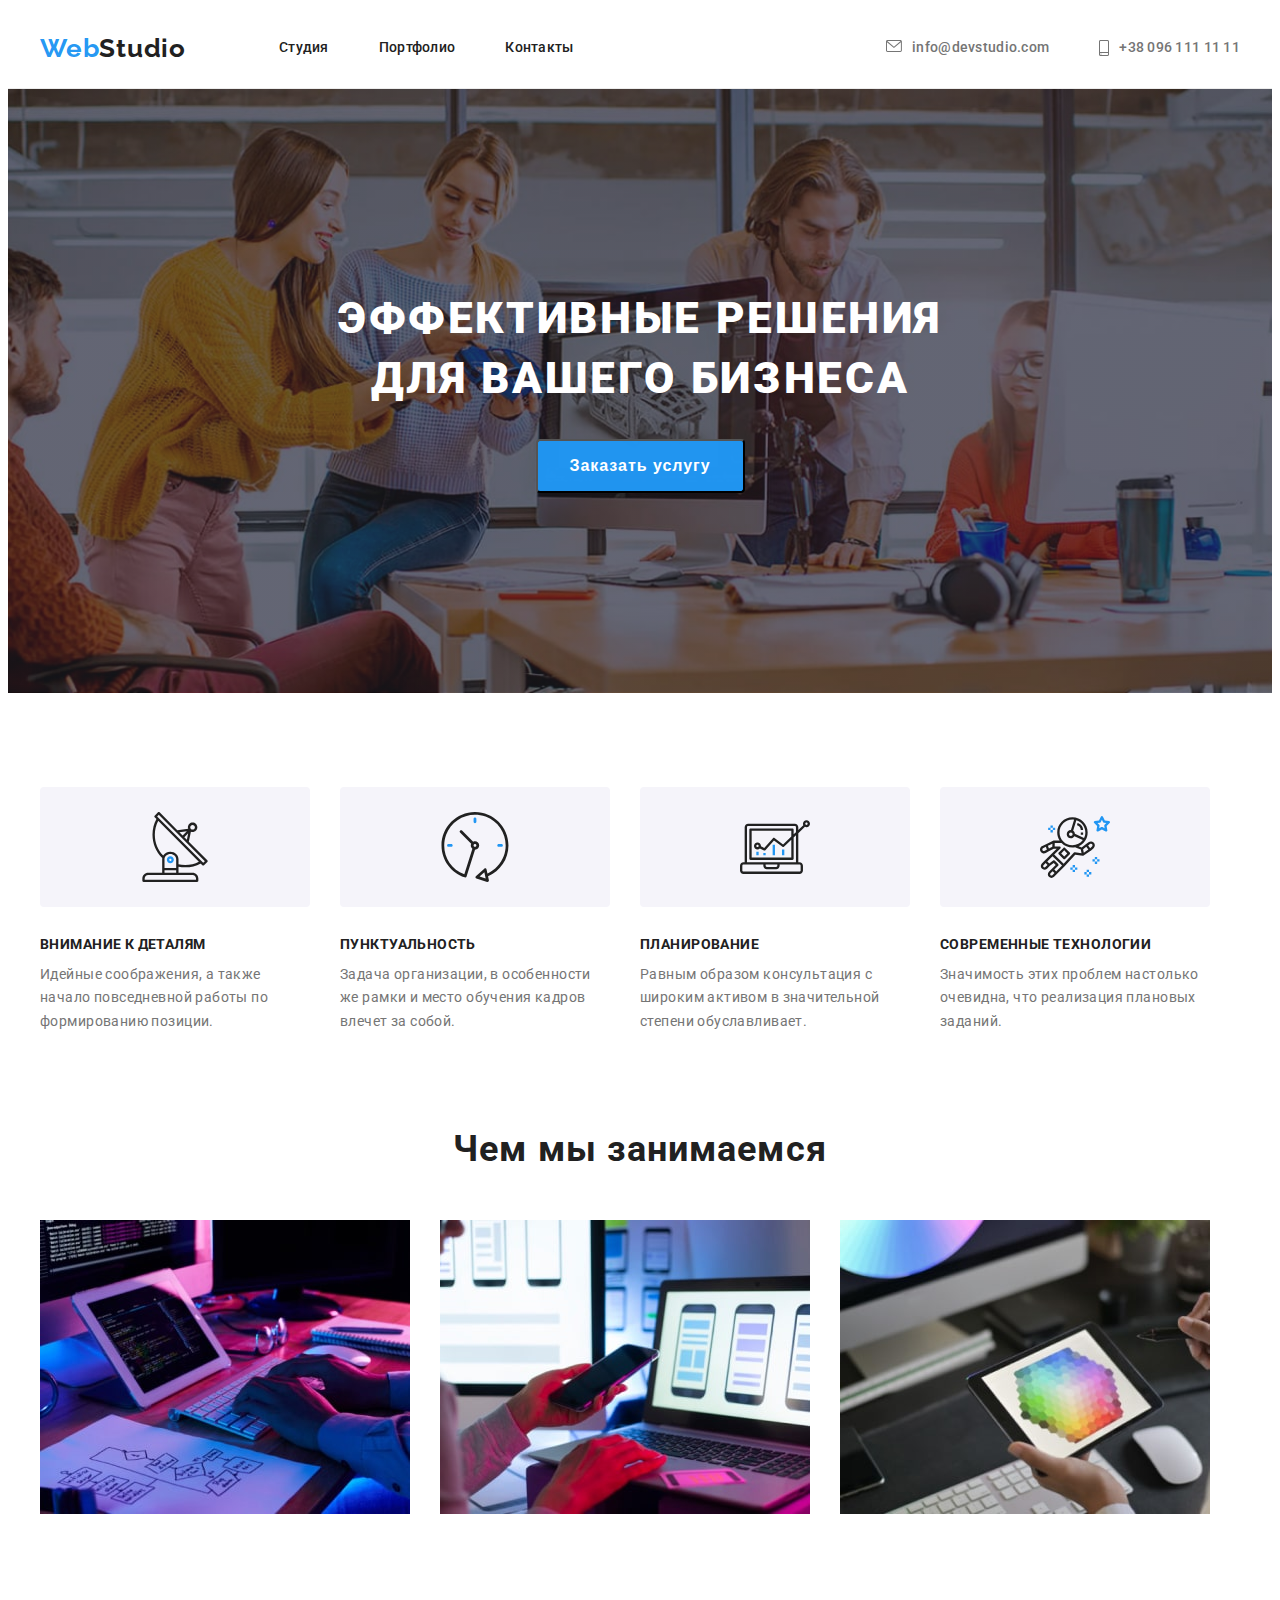
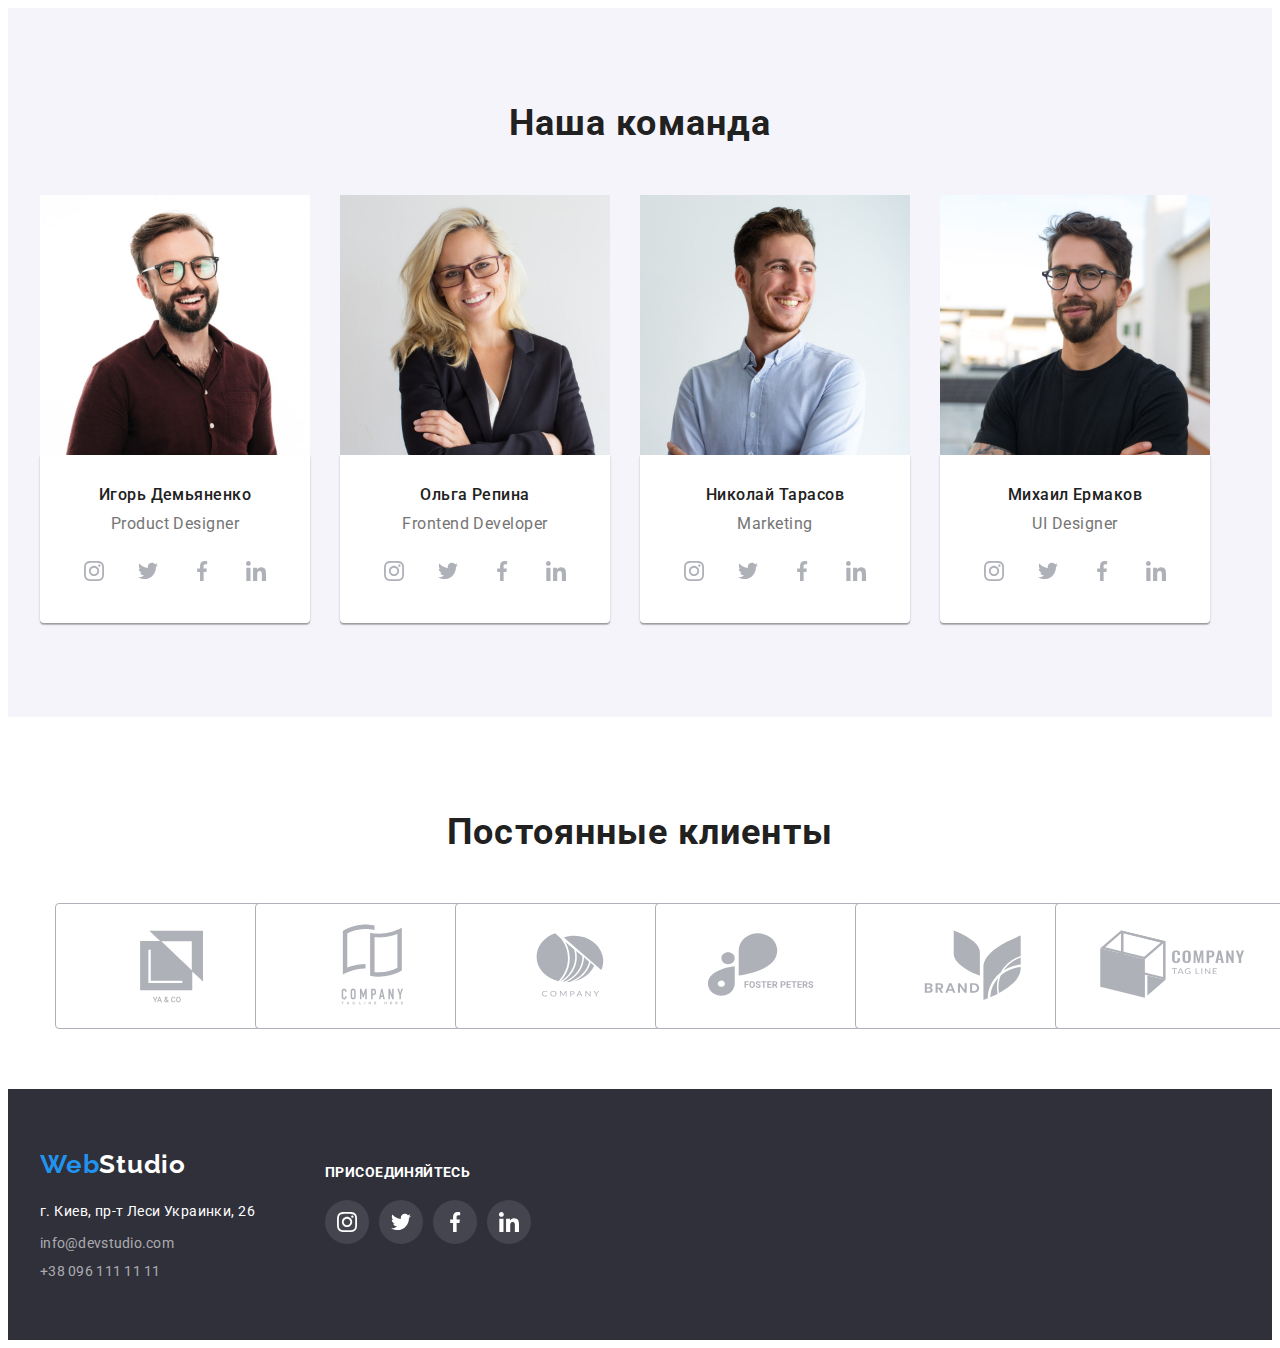
<file: index.html>
<!DOCTYPE html>
<html lang="ru">
  <head>
    <meta charset="UTF-8" />
    <meta http-equiv="X-UA-Compatible" content="IE=edge" />
    <meta name="viewport" content="width=device-width, initial-scale=1.0" />
    <link rel="preconnect" href="https://fonts.googleapis.com" />
    <link rel="preconnect" href="https://fonts.gstatic.com" crossorigin />
    <link
      href="https://fonts.googleapis.com/css2?family=Raleway:ital,wght@0,700;1,700&family=Roboto:ital,wght@0,400;0,500;0,700;0,900;1,400;1,500;1,700;1,900&display=swap"
      rel="stylesheet"
    />
    <link
      rel="stylesheet"
      href="https://cdnjs.cloudflare.com/ajax/libs/modern-normalize/1.1.0/modern-normalize.min.css"
      integrity="sha512-wpPYUAdjBVSE4KJnH1VR1HeZfpl1ub8YT/NKx4PuQ5NmX2tKuGu6U/JRp5y+Y8XG2tV+wKQpNHVUX03MfMFn9Q=="
      crossorigin="anonymous"
      referrerpolicy="no-referrer"
    />
    <link rel="stylesheet" href="./css/styles.css" />
    <title>WebStudio</title>
  </head>
  <body>
    <!-- HEADER -->
    <header class="header">
      <div class="container">
        <nav class="navigation">
          <a href="/" lang="en" class="logo"><span class="span-logo">Web</span>Studio</a>

          <ul class="header-list list">
            <li class="header-item">
              <a class="header-link link" href="">Студия</a>
            </li>
            <li class="header-item">
              <a class="header-link link" href="./portfolio.html">Портфолио</a>
            </li>
            <li class="header-item">
              <a class="header-link link" href="">Контакты</a>
            </li>
          </ul>
        </nav>

        <ul class="header-mail-tel list">
          <li class="header-mail-tel-list">
            <a class="header-mail link" href="mailto:info@devstudio.com">
              <svg class="envelope" width="16" height="12">
                <use href="./images/sprite.svg#icon-envelope"></use>
              </svg>
              info@devstudio.com</a
            >
          </li>
          <li class="header-mail-tel-list">
            <a class="header-tel link" href="tel:+380961111111"
              ><svg class="smartphone" width="10" height="16">
                <use href="./images/sprite.svg#icon-smartphone"></use></svg
              >+38 096 111 11 11</a
            >
          </li>
        </ul>
      </div>
    </header>

    <!-- MAIN -->
    <main class="index-main">
      <section class="hero">
        <div class="container">
          <h1 class="hero-heading heading">Эффективные решения<br />для вашего бизнеса</h1>
          <button class="hero-btn" type="button">Заказать услугу</button>
        </div>
      </section>

      <!-- BENEFITS -->

      <section class="benefits section">
        <div class="container">
          <h2 hidden>Скрытый заголовок</h2>
          <ul class="benefits-list list">
            <li class="benefits-item">
              <div class="icon-back">
                <svg class="benefits-icon" width="70" height="70">
                  <use href="./images/sprite.svg#icon-antenna"></use>
                </svg>
              </div>
              <h3 class="benefits-heading">Внимание к деталям</h3>
              <p class="benefits-text">
                Идейные соображения, а также начало повседневной работы по формированию позиции.
              </p>
            </li>
            <li class="benefits-item">
              <div class="icon-back">
                <svg class="benefits-icon" width="70" height="70">
                  <use href="./images/sprite.svg#icon-clock"></use>
                </svg>
              </div>
              <h3 class="benefits-heading">Пунктуальность</h3>
              <p class="benefits-text">
                Задача организации, в особенности же рамки и место обучения кадров влечет за собой.
              </p>
            </li>
            <li class="benefits-item">
              <div class="icon-back">
                <svg class="benefits-icon" width="70" height="70">
                  <use href="./images/sprite.svg#icon-diagram"></use>
                </svg>
              </div>
              <h3 class="benefits-heading">Планирование</h3>
              <p class="benefits-text">
                Равным образом консультация с широким активом в значительной степени обуславливает.
              </p>
            </li>
            <li class="benefits-item">
              <div class="icon-back">
                <svg class="benefits-icon" width="70" height="70">
                  <use href="./images/sprite.svg#icon-astronaut"></use>
                </svg>
              </div>
              <h3 class="benefits-heading">Современные технологии</h3>
              <p class="benefits-text">
                Значимость этих проблем настолько очевидна, что реализация плановых заданий.
              </p>
            </li>
          </ul>
        </div>
      </section>

      <!-- ACTIVITY -->

      <section class="activity section">
        <div class="container">
          <h2 class="activity-heading heading">Чем мы занимаемся</h2>
          <ul class="activity-list list">
            <li class="activity-item">
              <img
                class="images"
                src="./images/photos/box1.jpg"
                alt="руки програмиста клавиатура и планшет"
                width="370"
                height="294"
              />
            </li>
            <li class="activity-item">
              <img
                class="images"
                src="./images/photos/box2.jpg"
                alt="руки дизайнера ноутбук и телефон в одной руке"
                width="370"
                height="294"
              />
            </li>
            <li class="activity-item">
              <img
                class="images"
                src="./images/photos/box3.jpg"
                alt="планшет в руках"
                width="370"
                height="294"
              />
            </li>
          </ul>
        </div>
      </section>

      <!-- TEAM -->

      <section class="team section">
        <div class="container">
          <h2 class="team-heading heading">Наша команда</h2>
          <ul class="team-list list">
            <li class="team-item">
              <img
                class="team-photo"
                src="./images/team-photos/img1.jpg"
                alt="фото сотрудника"
                width="270"
                height="260"
              />
              <div class="team-div">
                <h3 class="team-item-heading">Игорь Демьяненко</h3>
                <p class="team-item-text" lang="en">Product Designer</p>
                <ul class="team-socials socials list">
                  <li class="socials-item">
                    <a href="" class="socials-link link">
                      <svg class="socials-icon" width="20" height="20">
                        <use href="./images/sprite.svg#icon-instagram"></use>
                      </svg>
                    </a>
                  </li>
                  <li class="socials-item">
                    <a href="" class="socials-link">
                      <svg class="socials-icon" width="20" height="20">
                        <use href="./images/sprite.svg#icon-twitter"></use>
                      </svg>
                    </a>
                  </li>
                  <li class="socials-item">
                    <a href="" class="socials-link">
                      <svg class="socials-icon" width="20" height="20">
                        <use href="./images/sprite.svg#icon-facebook"></use>
                      </svg>
                    </a>
                  </li>
                  <li class="socials-item">
                    <a href="" class="socials-link">
                      <svg class="socials-icon" width="20" height="20">
                        <use href="./images/sprite.svg#icon-linkedin"></use>
                      </svg>
                    </a>
                  </li>
                </ul>
              </div>
            </li>
            <li class="team-item">
              <img
                class="team-photo"
                src="./images/team-photos/img2.jpg"
                alt="фото сотрудника"
                width="270"
                height="260"
              />
              <div class="team-div">
                <h3 class="team-item-heading">Ольга Репина</h3>
                <p class="team-item-text" lang="en">Frontend Developer</p>
                <ul class="team-socials socials list">
                  <li class="socials-item">
                    <a href="" class="socials-link link">
                      <svg class="socials-icon" width="20" height="20">
                        <use href="./images/sprite.svg#icon-instagram"></use>
                      </svg>
                    </a>
                  </li>
                  <li class="socials-item">
                    <a href="" class="socials-link">
                      <svg class="socials-icon" width="20" height="20">
                        <use href="./images/sprite.svg#icon-twitter"></use>
                      </svg>
                    </a>
                  </li>
                  <li class="socials-item">
                    <a href="" class="socials-link">
                      <svg class="socials-icon" width="20" height="20">
                        <use href="./images/sprite.svg#icon-facebook"></use>
                      </svg>
                    </a>
                  </li>
                  <li class="socials-item">
                    <a href="" class="socials-link">
                      <svg class="socials-icon" width="20" height="20">
                        <use href="./images/sprite.svg#icon-linkedin"></use>
                      </svg>
                    </a>
                  </li>
                </ul>
              </div>
            </li>
            <li class="team-item">
              <img
                class="team-photo"
                src="./images/team-photos/img3.jpg"
                alt="фото сотрудника"
                width="270"
                height="260"
              />
              <div class="team-div">
                <h3 class="team-item-heading">Николай Тарасов</h3>
                <p class="team-item-text" lang="en">Marketing</p>
                <ul class="team-socials socials list">
                  <li class="socials-item">
                    <a href="" class="socials-link link">
                      <svg class="socials-icon" width="20" height="20">
                        <use href="./images/sprite.svg#icon-instagram"></use>
                      </svg>
                    </a>
                  </li>
                  <li class="socials-item">
                    <a href="" class="socials-link">
                      <svg class="socials-icon" width="20" height="20">
                        <use href="./images/sprite.svg#icon-twitter"></use>
                      </svg>
                    </a>
                  </li>
                  <li class="socials-item">
                    <a href="" class="socials-link">
                      <svg class="socials-icon" width="20" height="20">
                        <use href="./images/sprite.svg#icon-facebook"></use>
                      </svg>
                    </a>
                  </li>
                  <li class="socials-item">
                    <a href="" class="socials-link">
                      <svg class="socials-icon" width="20" height="20">
                        <use href="./images/sprite.svg#icon-linkedin"></use>
                      </svg>
                    </a>
                  </li>
                </ul>
              </div>
            </li>
            <li class="team-item">
              <img
                class="team-photo"
                src="./images/team-photos/img4.jpg"
                alt="фото сотрудника"
                width="270"
                height="260"
              />
              <div class="team-div">
                <h3 class="team-item-heading">Михаил Ермаков</h3>
                <p class="team-item-text" lang="en">UI Designer</p>
                <ul class="team-socials socials list">
                  <li class="socials-item">
                    <a href="" class="socials-link link">
                      <svg class="socials-icon" width="20" height="20">
                        <use href="./images/sprite.svg#icon-instagram"></use>
                      </svg>
                    </a>
                  </li>
                  <li class="socials-item">
                    <a href="" class="socials-link">
                      <svg class="socials-icon" width="20" height="20">
                        <use href="./images/sprite.svg#icon-twitter"></use>
                      </svg>
                    </a>
                  </li>
                  <li class="socials-item">
                    <a href="" class="socials-link">
                      <svg class="socials-icon" width="20" height="20">
                        <use href="./images/sprite.svg#icon-facebook"></use>
                      </svg>
                    </a>
                  </li>
                  <li class="socials-item">
                    <a href="" class="socials-link">
                      <svg class="socials-icon" width="20" height="20">
                        <use href="./images/sprite.svg#icon-linkedin"></use>
                      </svg>
                    </a>
                  </li>
                </ul>
              </div>
            </li>
          </ul>
        </div>
      </section>

      <!-- CLIENTS -->

      <section class="clients section">
        <div class="container">
          <h2 class="clients-heading heading">Постоянные клиенты</h2>
          <ul class="clients-list list">
            <li class="clients-item">
              <a href="" class="clients-link link">
                <svg class="clients-icon" width="106" height="60">
                  <use href="./images/sprite.svg#icon-logo-six"></use>
                </svg>
              </a>
            </li>
            <li class="clients-item">
              <a href="" class="clients-link link">
                <svg class="clients-icon" width="106" height="60">
                  <use href="./images/sprite.svg#icon-logo-one"></use>
                </svg>
              </a>
            </li>
            <li class="clients-item">
              <a href="" class="clients-link link">
                <svg class="clients-icon" width="106" height="60">
                  <use href="./images/sprite.svg#icon-logo-two"></use>
                </svg>
              </a>
            </li>
            <li class="clients-item">
              <a href="" class="clients-link link">
                <svg class="clients-icon" width="106" height="60">
                  <use href="./images/sprite.svg#icon-logo-three"></use>
                </svg>
              </a>
            </li>
            <li class="clients-item">
              <a href="" class="clients-link link">
                <svg class="clients-icon" width="106" height="60">
                  <use href="./images/sprite.svg#icon-logo-four"></use>
                </svg>
              </a>
            </li>
            <li class="clients-item">
              <a href="" class="clients-link link">
                <svg class="clients-icon" width="106" height="60">
                  <use href="./images/sprite.svg#icon-logo-five"></use>
                </svg>
              </a>
            </li>
          </ul>
        </div>
      </section>
    </main>

    <!-- FOOTER -->
    <footer class="footer">
      <div class="container">
        <div class="footer-left">
          <a href="/" lang="en" class="footer-logo logo"
            ><span class="span-logo">Web</span>Studio</a
          >
          <address class="footer-address link">
            <a class="map link" href="">г. Киев, пр-т Леси Украинки, 26</a>
            <ul class="footer-mail-tel list">
              <li class="footer-item">
                <a class="footer-mail link" href="mailto:info@devstudio.com">info@devstudio.com</a>
              </li>
              <li class="footer-item">
                <a class="footer-tel link" href="tel:+380961111111">+38 096 111 11 11</a>
              </li>
            </ul>
          </address>
        </div>

        <div class="footer-right">
          <h3 class="footer-heading">присоединяйтесь</h3>
          <ul class="footer-socials list">
            <li class="footer-socials-item">
              <a href="" class="footer-socials-link link">
                <svg class="footer-socials-icon" width="20" height="20">
                  <use href="./images/sprite.svg#icon-instagram"></use>
                </svg>
              </a>
            </li>
            <li class="footer-socials-item">
              <a href="" class="footer-socials-link">
                <svg class="footer-socials-icon" width="20" height="20">
                  <use href="./images/sprite.svg#icon-twitter"></use>
                </svg>
              </a>
            </li>
            <li class="footer-socials-item">
              <a href="" class="footer-socials-link">
                <svg class="footer-socials-icon" width="20" height="20">
                  <use href="./images/sprite.svg#icon-facebook"></use>
                </svg>
              </a>
            </li>
            <li class="footer-socials-item">
              <a href="" class="footer-socials-link">
                <svg class="footer-socials-icon" width="20" height="20">
                  <use href="./images/sprite.svg#icon-linkedin"></use>
                </svg>
              </a>
            </li>
          </ul>
        </div>
      </div>
    </footer>
  </body>
</html>
</file>
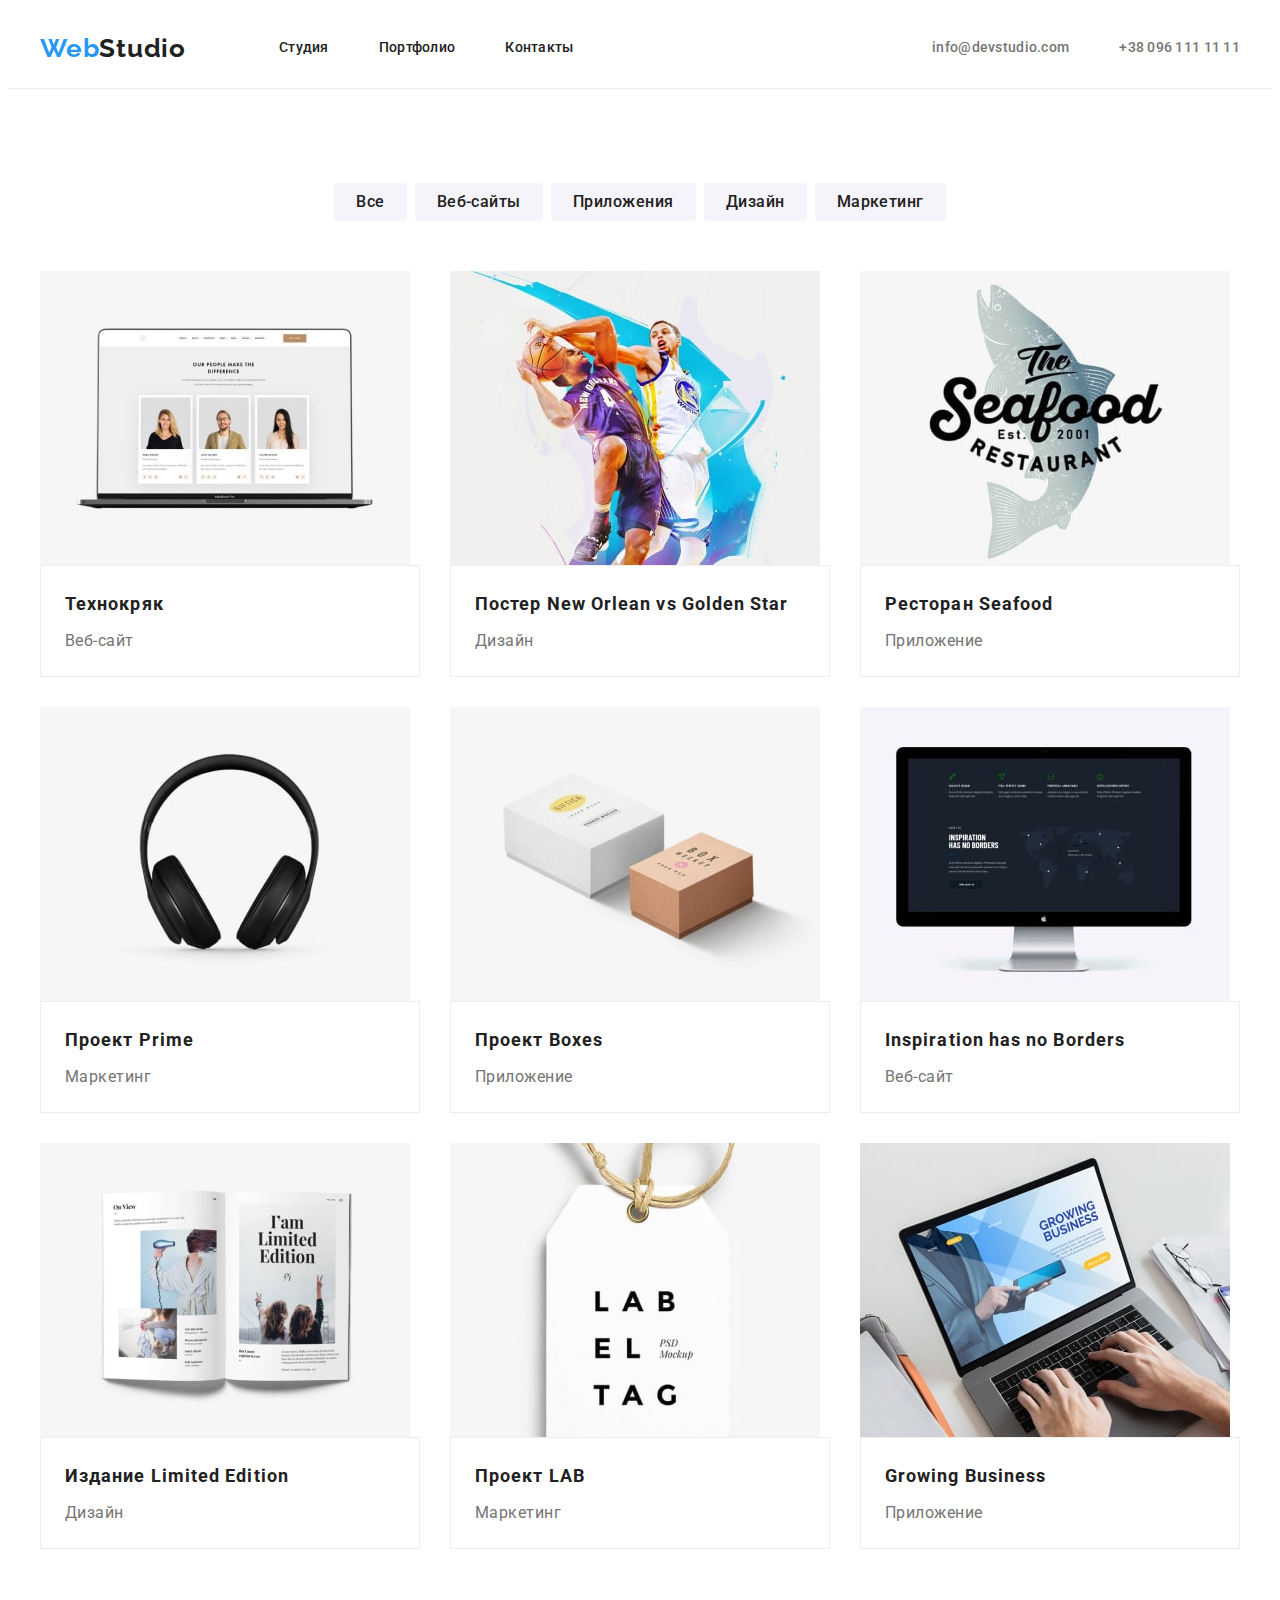
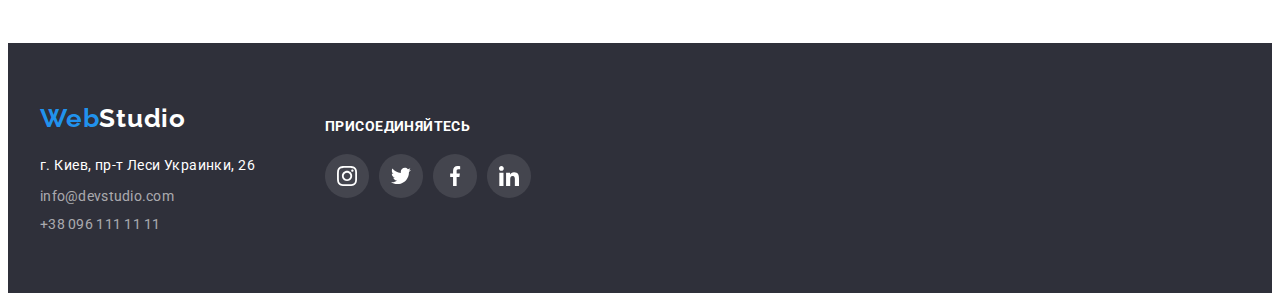
<file: portfolio.html>
<!DOCTYPE html>
<html lang="ru">
  <head>
    <meta charset="UTF-8" />
    <meta http-equiv="X-UA-Compatible" content="IE=edge" />
    <meta name="viewport" content="width=device-width, initial-scale=1.0" />
    <link rel="preconnect" href="https://fonts.googleapis.com" />
    <link rel="preconnect" href="https://fonts.gstatic.com" crossorigin />
    <link
      href="https://fonts.googleapis.com/css2?family=Raleway:ital,wght@0,700;1,700&family=Roboto:ital,wght@0,400;0,500;0,700;0,900;1,400;1,500;1,700;1,900&display=swap"
      rel="stylesheet"
    />
    <link
      rel="stylesheet"
      href="https://cdnjs.cloudflare.com/ajax/libs/modern-normalize/1.1.0/modern-normalize.min.css"
      integrity="sha512-wpPYUAdjBVSE4KJnH1VR1HeZfpl1ub8YT/NKx4PuQ5NmX2tKuGu6U/JRp5y+Y8XG2tV+wKQpNHVUX03MfMFn9Q=="
      crossorigin="anonymous"
      referrerpolicy="no-referrer"
    />
    <link rel="stylesheet" href="./css/styles.css" />
    <title>Portfolio</title>
  </head>
  <body>
    <!-- HEADER -->
    <header class="header">
      <div class="container">
        <a href="/" lang="en" class="logo"><span class="span-logo">Web</span>Studio</a>
        <nav class="header-nav">
          <ul class="header-list list">
            <li class="header-item">
              <a class="header-link link" href="./index.html">Студия</a>
            </li>
            <li class="header-item">
              <a class="header-link link" href="">Портфолио</a>
            </li>
            <li class="header-item">
              <a class="header-link link" href="">Контакты</a>
            </li>
          </ul>
        </nav>
        <ul class="header-mail-tel list">
          <li class="header-mail-tel-list">
            <a class="header-mail link" href="mailto:info@devstudio.com">info@devstudio.com</a>
          </li>
          <li class="header-mail-tel-list">
            <a class="header-tel link" href="tel:+380961111111">+38 096 111 11 11</a>
          </li>
        </ul>
      </div>
    </header>

    <!-- MAIN -->
    <main class="portfolio">
      <section class="portfolio-section section">
        <div class="container">
          <h1 hidden>Portfolio</h1>
          <ul class="filters-list list">
            <li class="filters-item">
              <button class="btn" type="button">Все</button>
            </li>
            <li class="filters-item">
              <button class="btn" type="button">Веб-сайты</button>
            </li>
            <li class="filters-item">
              <button class="btn" type="button">Приложения</button>
            </li>
            <li class="filters-item">
              <button class="btn" type="button">Дизайн</button>
            </li>
            <li class="filters-item">
              <button class="btn" type="button">Маркетинг</button>
            </li>
          </ul>

          <!-- gallery -->
          <ul class="projects-list list">
            <li class="projects-item">
              <a class="projects-link link" href="">
                <img src="./images/portfolio-images/img-1-min.jpg" alt="ноутбук" />
                <div class="projects-content">
                  <h2 class="projects-heading">Технокряк</h2>
                  <p class="projects-text">Веб-сайт</p>
                </div>
              </a>
            </li>

            <li class="projects-item">
              <a class="projects-link link" href="">
                <img src="./images/portfolio-images/img-2-min.jpg" alt="баскетболисты" />
                <div class="projects-content">
                  <h2 class="projects-heading">
                    Постер <span lang="en">New Orlean vs Golden Star</span>
                  </h2>
                  <p class="projects-text">Дизайн</p>
                </div>
              </a>
            </li>
            <li class="projects-item">
              <a class="projects-link link" href="">
                <img src="./images/portfolio-images/img-3-min.jpg" alt="эмблема ресторана" />
                <div class="projects-content">
                  <h2 class="projects-heading">Ресторан <span lang="en">Seafood</span></h2>
                  <p class="projects-text">Приложение</p>
                </div>
              </a>
            </li>
            <li class="projects-item">
              <a class="projects-link link" href="">
                <img src="./images/portfolio-images/img-4-min.jpg" alt="наушники" />
                <div class="projects-content">
                  <h2 class="projects-heading">Проект <span lang="en">Prime</span></h2>
                  <p class="projects-text">Маркетинг</p>
                </div>
              </a>
            </li>
            <li class="projects-item">
              <a class="projects-link link" href="">
                <img src="./images/portfolio-images/img-5-min.jpg" alt="мдве коробки" />
                <div class="projects-content">
                  <h2 class="projects-heading">Проект <span lang="en">Boxes</span></h2>
                  <p class="projects-text">Приложение</p>
                </div>
              </a>
            </li>
            <li class="projects-item">
              <a class="projects-link link" href="">
                <img src="./images/portfolio-images/img-6-min.jpg" alt="монитор компьютера" />
                <div class="projects-content">
                  <h2 class="projects-heading" lang="en">Inspiration has no Borders</h2>
                  <p class="projects-text">Веб-сайт</p>
                </div>
              </a>
            </li>
            <li class="projects-item">
              <a class="projects-link link" href="">
                <img src="./images/portfolio-images/img-7-min.jpg" alt="журнал" />
                <div class="projects-content">
                  <h2 class="projects-heading">Издание <span lang="en">Limited Edition</span></h2>
                  <p class="projects-text">Дизайн</p>
                </div>
              </a>
            </li>
            <li class="projects-item">
              <a class="projects-link link" href="">
                <img src="./images/portfolio-images/img-8-min.jpg" alt="лейба" />
                <div class="projects-content">
                  <h2 class="projects-heading">Проект <span lang="en">LAB</span></h2>
                  <p class="projects-text">Маркетинг</p>
                </div>
              </a>
            </li>
            <li class="projects-item">
              <a class="projects-link link" href="">
                <img
                  src="./images/portfolio-images/img-9-min.jpg"
                  alt="ноутбук с руками на клавиатуре"
                />
                <div class="projects-content">
                  <h2 class="projects-heading" lang="en">Growing Business</h2>
                  <p class="projects-text">Приложение</p>
                </div>
              </a>
            </li>
          </ul>
        </div>
      </section>
    </main>

    <!-- FOOTER -->
    <footer class="footer">
      <div class="container">
        <div class="footer-left">
          <a href="/" lang="en" class="footer-logo logo"
            ><span class="span-logo">Web</span>Studio</a
          >
          <address class="footer-address link">
            <a class="map link" href="">г. Киев, пр-т Леси Украинки, 26</a>
            <ul class="footer-mail-tel list">
              <li class="footer-item">
                <a class="footer-mail link" href="mailto:info@devstudio.com">info@devstudio.com</a>
              </li>
              <li class="footer-item">
                <a class="footer-tel link" href="tel:+380961111111">+38 096 111 11 11</a>
              </li>
            </ul>
          </address>
        </div>

        <div class="footer-right">
          <h3 class="footer-heading">присоединяйтесь</h3>
          <ul class="footer-socials list">
            <li class="footer-socials-item">
              <a href="" class="footer-socials-link link">
                <svg class="footer-socials-icon" width="20" height="20">
                  <use href="./images/sprite.svg#icon-instagram"></use>
                </svg>
              </a>
            </li>
            <li class="footer-socials-item">
              <a href="" class="footer-socials-link">
                <svg class="footer-socials-icon" width="20" height="20">
                  <use href="./images/sprite.svg#icon-twitter"></use>
                </svg>
              </a>
            </li>
            <li class="footer-socials-item">
              <a href="" class="footer-socials-link">
                <svg class="footer-socials-icon" width="20" height="20">
                  <use href="./images/sprite.svg#icon-facebook"></use>
                </svg>
              </a>
            </li>
            <li class="footer-socials-item">
              <a href="" class="footer-socials-link">
                <svg class="footer-socials-icon" width="20" height="20">
                  <use href="./images/sprite.svg#icon-linkedin"></use>
                </svg>
              </a>
            </li>
          </ul>
        </div>
      </div>
    </footer>
  </body>
</html>
</file>
<file: css/styles.css>
/* --------------var--------------- */

:root {
  --primary-text-color: #212121;
  --secondary-text-color: #757575;
  --accent-color: #2196f3fb;
  --primary-white-color: #ffffff;
  --primary-link-color: #afb1b8;
  --projects-list-gap: 30px;
}

body {
  font-family: 'Roboto', sans-serif;
  color: var(--primary-text-color);
}

h1,
h2,
h3,
h4,
h5,
h6,
p {
  margin: 0;
}

ul {
  margin-top: 0;
  margin-bottom: 0;
  padding-left: 0;
}

img {
  display: block;
  max-width: 100%;
  height: auto;
}

.logo {
  font-family: Raleway;
  font-weight: 700;
  font-size: 26px;
  line-height: 1.19;
  text-decoration: none;
  letter-spacing: 0.03em;
  color: var(--primary-text-color);
}

.span-logo {
  color: var(--accent-color);
}

.list {
  list-style-type: none;
}

.link {
  text-decoration: none;
  color: var(--primary-text-color);
}

.link:hover,
.link:focus {
  color: var(--accent-color);
}

.btn:hover,
.btn:focus {
  background-color: var(--accent-color);
  color: var(--primary-white-color);
}

.btn {
  cursor: pointer;
  border: none;
  padding: 6px 22px;
  border-radius: 4px;
  background-color: #f5f4fa;
  font-family: Roboto;
  font-weight: 500;
  font-size: 16px;
  line-height: 1.62;

  text-align: center;
  letter-spacing: 0.03em;

  color: #212121;
}

.heading {
  text-align: center;
}

.section {
  padding-top: 94px;
  padding-bottom: 94px;
}

.container {
  width: 1200px;
  padding-left: 15px;
  padding-right: 15px;
  margin: 0 auto;
}

/* ----------------index.html---------------------- */

/* ---------------header------------------------- */
.header {
  background-color: var(--primary-white-color);
  border-bottom: 1px solid #ececec;
}

.header .container {
  display: flex;
  align-items: center;
}

.navigation {
  display: flex;
  align-items: center;
}

.header-list {
  display: flex;
  margin-left: 93px;
}

.header-item {
  padding-top: 32px;
  padding-bottom: 32px;

  font-weight: 500;
  font-size: 14px;
  line-height: 1.14;
  letter-spacing: 0.02em;
}

.header-item:not(:last-child) {
  margin-right: 50px;
}

.header-link {
  padding-top: 32px;
  padding-bottom: 32px;
}

.header-mail,
.header-tel {
  padding-top: 32px;
  padding-bottom: 32px;

  color: var(--secondary-text-color);
  font-weight: 500;
  font-size: 14px;
  line-height: 1.14;
  letter-spacing: 0.02em;
}

.header-mail-tel {
  display: flex;
  margin-left: auto;
  align-items: center;
}

.header-mail-tel .header-mail-tel-list + .header-mail-tel-list {
  margin-left: 50px;
}

.header-mail {
  display: flex;
}

.header-mail::before {
  content: '';
  fill: var(--secondary-text-color);
}

.envelope {
  margin-right: 10px;
  fill: var(--secondary-text-color);
}

.header-mail:hover .envelope,
.header-mail:focus .envelope {
  fill: var(--accent-color);
}

.header-tel {
  display: flex;
}

.smartphone {
  margin-right: 10px;
  fill: var(--secondary-text-color);
}

.header-tel:hover .smartphone,
.header-tel:focus .smartphone {
  fill: var(--accent-color);
}

/* --------------HERO------------------ */
.hero {
  background-color: #2f303a;
  text-align: center;
  padding-top: 200px;
  padding-bottom: 200px;
  background-image: linear-gradient(rgba(47, 48, 58, 0.4), rgba(47, 48, 58, 0.4)),
    url(../images/img-min.jpg);
  max-width: 1600px;
  margin-left: auto;
  margin-right: auto;
  background-repeat: no-repeat;
  background-position: center;
  background-size: cover;
}

.hero-heading {
  margin-bottom: 30px;

  font-family: Roboto;
  font-weight: 900;
  font-size: 44px;
  line-height: 1.36;
  letter-spacing: 0.06em;
  text-transform: uppercase;
  color: var(--primary-white-color);
}

.hero-btn {
  padding: 10px 32px;
  font-weight: 700;
  font-size: 16px;
  line-height: 1.87;
  letter-spacing: 0.06em;
  background-color: var(--accent-color);
  color: var(--primary-white-color);
  border-radius: 4px;
}

/* ------------------main--------------------- */
/* ------------------BENEFITS------------------ */
.benefits {
  padding-bottom: 0;
}

.benefits-list {
  display: flex;
}

.benefits-item {
  width: 270px;
}

.benefits-item:not(:last-child) {
  margin-right: 30px;
}

.icon-back {
  display: flex;
  align-items: center;
  justify-content: center;
  background-color: #f5f4fa;
  height: 120px;
  width: 100%;
  border-radius: 4px;
  margin-bottom: 30px;
}

.benefits-heading {
  margin-bottom: 10px;

  font-weight: 700;
  font-size: 14px;
  line-height: 1.14;
  letter-spacing: 0.03em;
  text-transform: uppercase;
}

.benefits-text {
  font-size: 14px;
  line-height: 1.71;
  letter-spacing: 0.03em;
  color: var(--secondary-text-color);
}

/* -------------------ACTIVITY---------------- */
.activity-heading {
  margin-bottom: 50px;

  font-weight: 700;
  font-size: 36px;
  line-height: 1.17;
  letter-spacing: 0.03em;
}

.activity-list {
  display: flex;
}

.activity-item:not(:last-child) {
  margin-right: 30px;
}

/* -------------------TEAM---------------- */
.team {
  background-color: #f5f4fa;
}

.team-heading {
  margin-bottom: 50px;

  font-weight: 700;
  font-size: 36px;
  line-height: 1.17;
  letter-spacing: 0.03em;
}

.team-list {
  display: flex;
}

.team-list .team-item + .team-item {
  margin-left: 30px;
}

.team-div {
  background-color: #ffffff;
  padding-top: 30px;
  padding-bottom: 30px;
  text-align: center;
  border-bottom: 1px;
  box-shadow: 0px 1px 3px rgba(0, 0, 0, 0.12), 0px 1px 1px rgba(0, 0, 0, 0.14),
    0px 2px 1px rgba(0, 0, 0, 0.2);
  border-radius: 0 0 4px 4px;
}

.team-item-heading {
  margin-bottom: 10px;
  font-weight: 500;
  font-size: 16px;
  line-height: 1.19;
  letter-spacing: 0.03em;
}

.team-item-text {
  font-size: 16px;
  line-height: 1.19;
  letter-spacing: 0.03em;
  color: var(--secondary-text-color);
  margin-bottom: 16px;
}

.team-socials {
  display: flex;
  justify-content: center;
}

.socials-item {
  width: 44px;
  height: 44px;
}

.socials-item:not(:last-child) {
  margin-right: 10px;
}

.socials-link {
  width: 100%;
  height: 100%;
  display: flex;
  align-items: center;
  justify-content: center;
  border-radius: 50%;
  background-color: #ffffff;
}

.socials-icon {
  fill: var(--primary-link-color);
}

.socials-link:hover,
.socials-link:focus,
.socials-link:hover .socials-icon,
.socials-link:focus .socials-icon {
  fill: #ffffff;
  background-color: var(--accent-color);
}

/* --------------CLIENTS---------------- */

.clients-heading {
  margin-bottom: 50px;

  font-family: Roboto;

  font-weight: 700;
  font-size: 36px;
  line-height: 1.17;
  text-align: center;
  letter-spacing: 0.03em;

  color: var(--primary-text-color);
}

.clients-list {
  display: flex;
  justify-content: center;
}

.clients-item {
  width: 170px;
  height: 92px;
}

.clients-item:not(:last-child) {
  margin-right: 30px;
}

.clients-icon {
  background-color: var(--primary-white-color);
  border: 1px solid var(--primary-link-color);
  padding: 16px 32px;
  border-radius: 4px;
  width: 100%;
  height: 100%;
  fill: var(--primary-link-color);
}

.clients-link:hover .clients-icon,
.clients-link:focus .clients-icon {
  fill: var(--accent-color);
  border-color: var(--accent-color);
}

/* -------------------footer-------------------------- */

.footer {
  background-color: #2f303a;
  padding-top: 60px;
  padding-bottom: 60px;
}

.footer-logo {
  display: block;
  color: var(--primary-white-color);
}

.map {
  display: block;
  margin-top: 20px;

  color: var(--primary-white-color);
  font-style: normal;
  font-size: 14px;
  line-height: 1.71;
  letter-spacing: 0.03em;
}

.footer-item {
  margin-top: 9px;
}

.footer-mail,
.footer-tel {
  color: rgba(255, 255, 255, 0.6);
  font-style: normal;
  font-weight: 400;
  font-size: 14px;
  line-height: 1.14;
  letter-spacing: 0.02em;
}

.footer .container {
  display: flex;
}

.footer-left {
  margin-right: 70px;
}

.footer-heading {
  margin-top: 15px;
  margin-bottom: 20px;

  font-family: Roboto;
  /* font-style: normal; */
  font-weight: 700;
  font-size: 14px;
  line-height: 16px;
  letter-spacing: 0.03em;
  text-transform: uppercase;

  color: #ffffff;
}

.footer-socials {
  display: flex;
}

.footer-socials-link {
  fill: var(--primary-white-color);
}

.footer-socials-link {
  width: 44px;
  height: 44px;
  display: flex;
  align-items: center;
  justify-content: center;
  border-radius: 50%;
  background-color: rgba(255, 255, 255, 0.1);
}

.footer-socials-item:not(:last-child) {
  margin-right: 10px;
}

.footer-socials-link:hover,
.footer-socials-link:focus {
  background-color: var(--accent-color);
}

/* ---------------------portfolio.html-------------------- */

/* ------------------FILTERS--------------- */

.filters-list {
  display: flex;
  justify-content: center;
  padding-top: 0;
  margin-bottom: 50px;
}

.filters-item:not(:last-child) {
  margin-right: 8px;
}

. .filters-item {
  font-family: Roboto;
  font-style: normal;
  font-weight: 500;
  font-size: 16px;
  line-height: 1.62;

  text-align: center;
  letter-spacing: 0.03em;

  color: var(--primary-text-color);
}

.filters-item:hover,
.filters-item:focus {
  box-shadow: 0px 3px 1px rgba(0, 0, 0, 0.1), 0px 1px 2px rgba(0, 0, 0, 0.08),
    0px 2px 2px rgba(0, 0, 0, 0.12);
  border-radius: 4px;
}

/* ---------------PROJECTS--------------- */

.projects-list {
  display: flex;
  flex-wrap: wrap;

  margin-top: calc(-1 * var(--projects-list-gap));
  margin-left: calc(-1 * var(--projects-list-gap));
}

.projects-list > .projects-item {
  flex-basis: calc(100% / 3 - var(--projects-list-gap));

  margin-top: var(--projects-list-gap);
  margin-left: var(--projects-list-gap);
}

.projects-item:hover,
.projects-item:focus {
  box-shadow: 0px 1px 1px rgba(0, 0, 0, 0.12), 0px 4px 4px rgba(0, 0, 0, 0.06),
    1px 4px 6px rgba(0, 0, 0, 0.16);
}

.projects-text {
  font-size: 16px;
  line-height: 1.87;
  letter-spacing: 0.03em;
  color: var(--secondary-text-color);
}

.projects-heading {
  font-weight: 700;
  font-size: 18px;
  line-height: 2;
  /* identical to box height, or 200% */

  letter-spacing: 0.06em;

  color: var(--primary-text-color);

  margin-bottom: 4px;
}

.projects-content {
  background-color: var(--primary-white-color);
  padding: 20px 24px;
  border: 1px solid #eeeeee;
}
</file>
